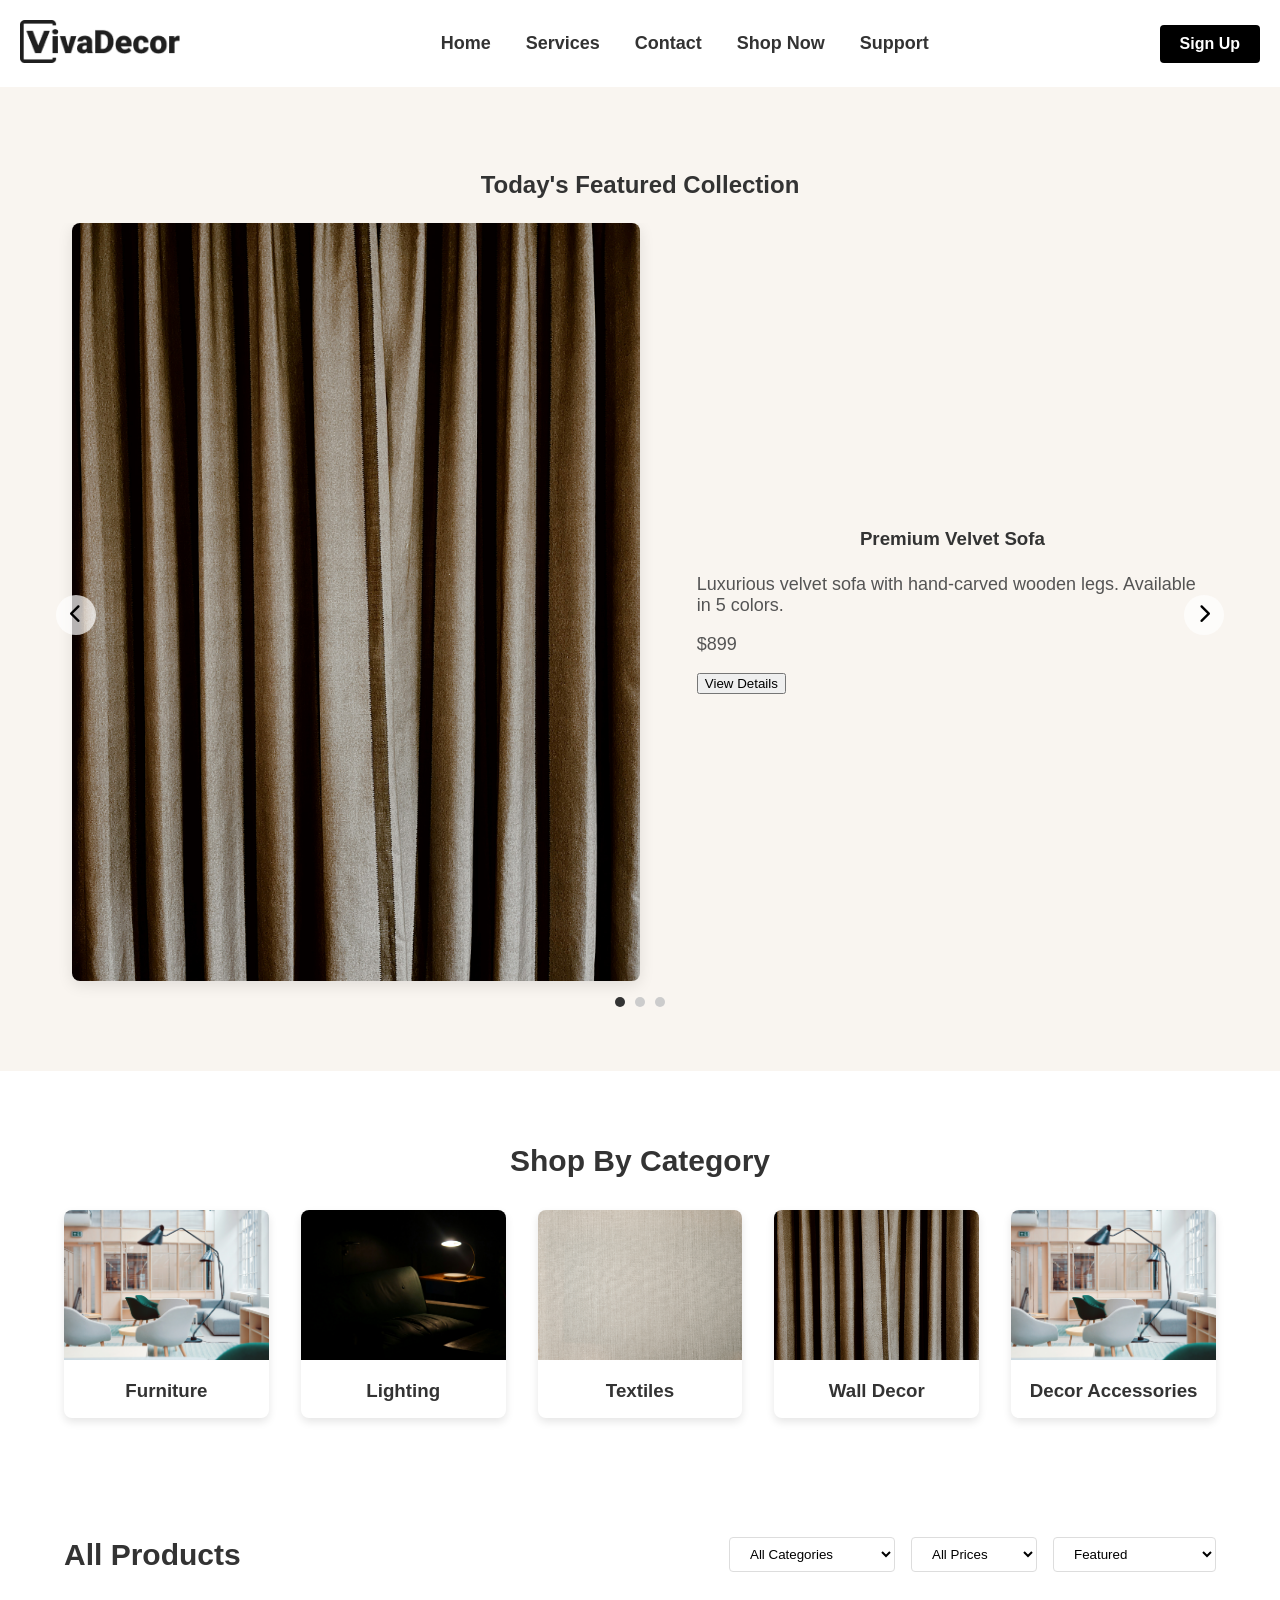
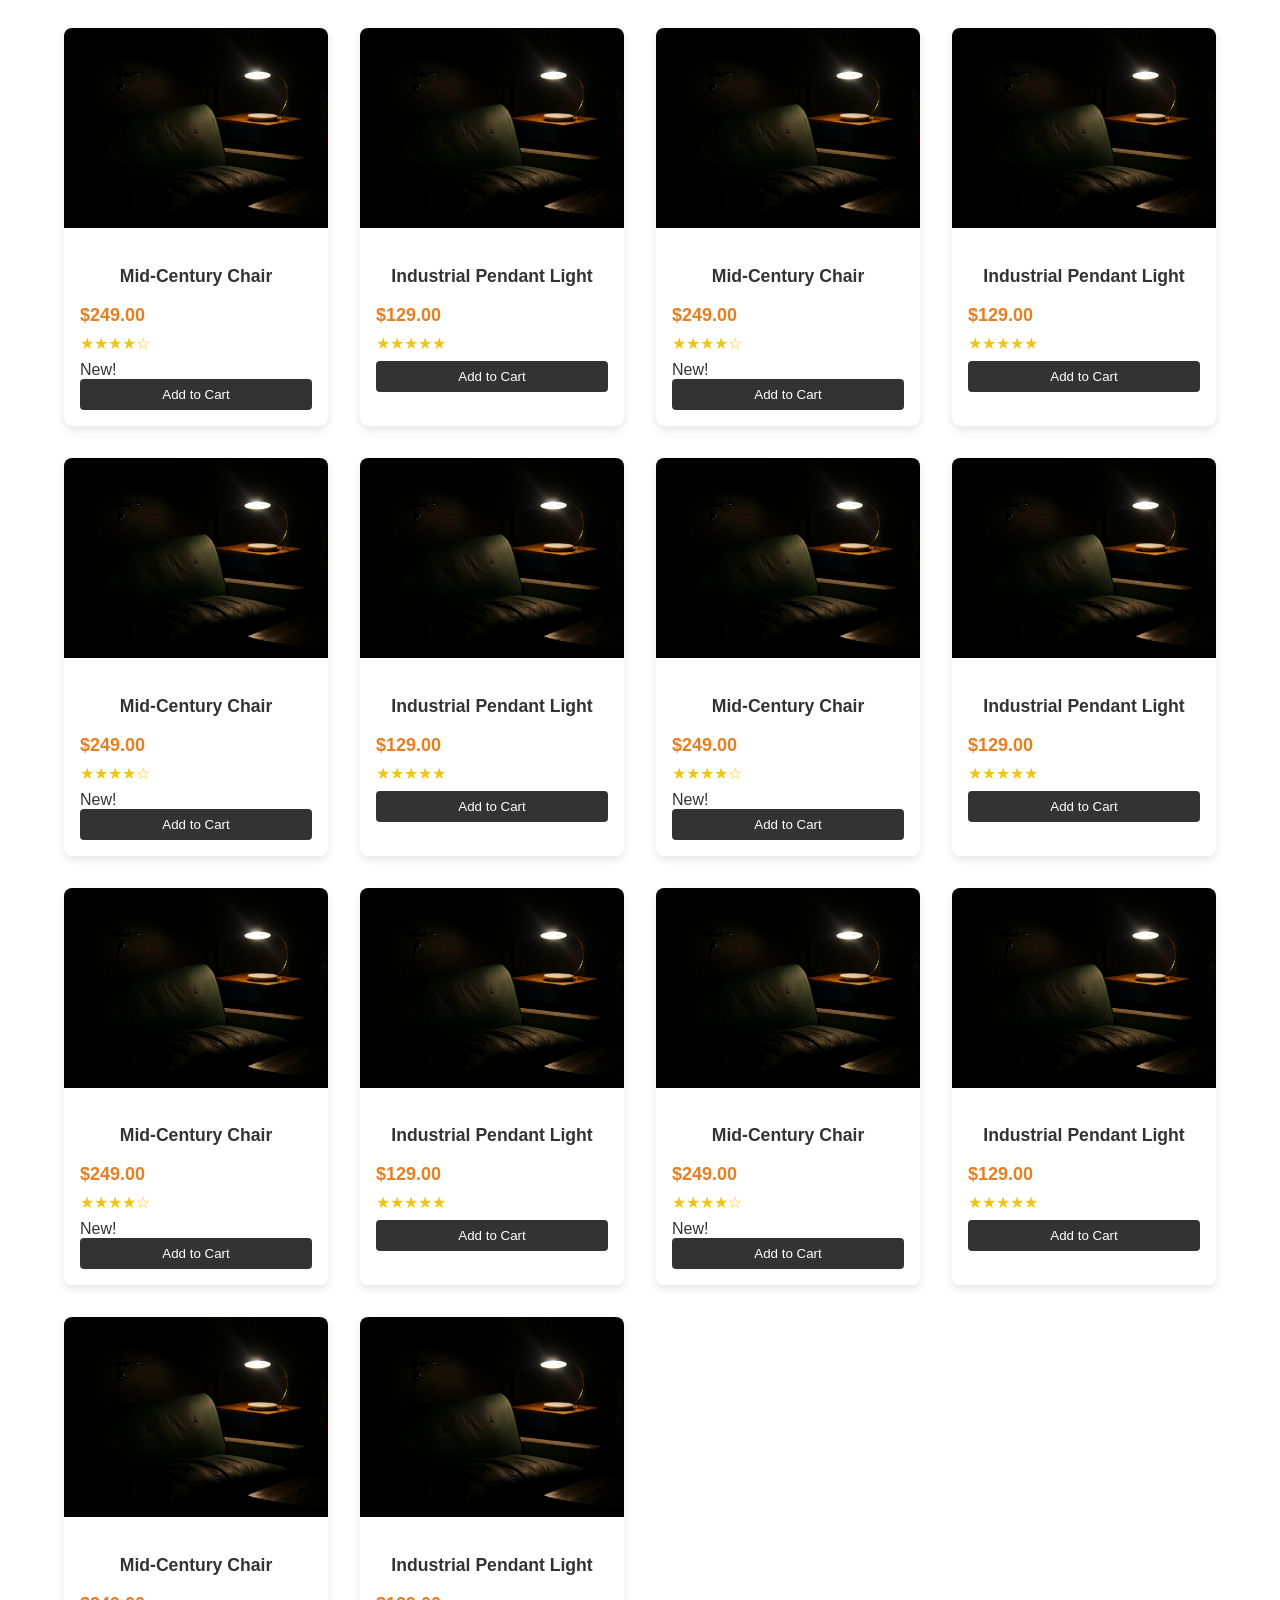
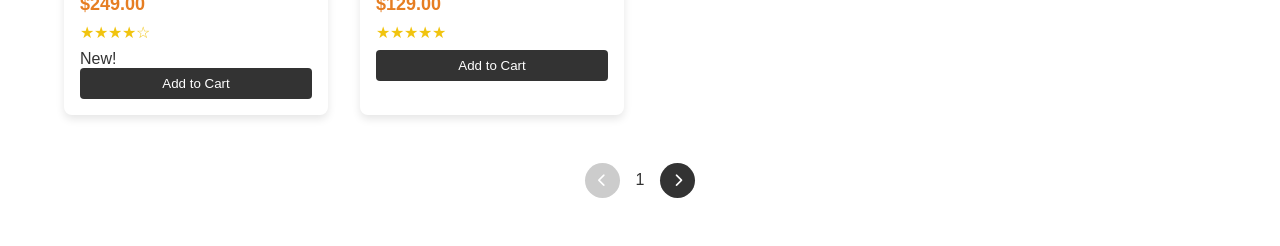
<file: shop.html>
<!DOCTYPE html>
<html lang="en">
  <head>
    <meta charset="UTF-8" />
    <meta name="viewport" content="width=device-width, initial-scale=1.0" />
    <title>Interior decor - Our Products</title>
    <link rel="stylesheet" href="./styles/products/products.css" />
    <link rel="stylesheet" href="./styles/style.css" />
    <link rel="stylesheet" href="./styles/hero.css" />
    <link rel="stylesheet" href="./styles/service.css" />
    <link rel="stylesheet" href="./styles/menu-bar.css" />
    <link rel="stylesheet" href="./styles/mobile-nav.css" />
    <link rel="stylesheet" href="./styles/steps.css" />
    <link rel="stylesheet" href="./styles/home-designs.css" />
    <link rel="stylesheet" href="./styles/testimonial.css" />
    <link rel="stylesheet" href="./styles/footer.css" />
    <!-- Font Awesome for icons -->
    <link
      rel="stylesheet"
      href="https://cdnjs.cloudflare.com/ajax/libs/font-awesome/6.4.0/css/all.min.css" />
  </head>
  <body>
    <!-- Navigation would go here -->
    <header class="header container" id="header">
      <div id="logo">
        <img src="./assets/Logo.png" alt="Logo" id="logo-img" />
      </div>
      <nav class="navigation_menu">
        <div class="flex-gap">
          <a href="#" class="nav_links">Home</a>
          <a href="#" class="nav_links">Services</a>
          <a href="#" class="nav_links">Contact</a>
          <a href="/shop.html" class="nav_links">Shop Now</a>
          <a href="#" class="nav_links">Support</a>
        </div>
      </nav>
      <button class="black-btn">Sign Up</button>
      <i class="fa-solid fa-bars" id="menu"></i>

      <!-- Mobile navigation-menu -->
      <div class="mobile_nav" id="mobile">
        <ul class="mobile_navigation-links">
          <li><a href="#" class="link">Home</a></li>
          <li><a href="#our-service" class="link">Services</a></li>
          <li><a href="#designs" class="link">Category</a></li>
          <li><a href="#testimony" class="link">Testimonial</a></li>
          <li>
            <a href="#" class="link">
              <button class="black-btn">Sign Up</button>
            </a>
          </li>
        </ul>
      </div>
    </header>
    <!-- Hero Carousel Section -->
    <section class="hero-carousel">
      <h1>Today's Featured Collection</h1>
      <div class="carousel-container">
        <div class="carousel-slide">
          <!-- Slides will be added dynamically with JavaScript -->
        </div>
        <button class="carousel-btn prev-btn">
          <i class="fas fa-chevron-left"></i>
        </button>
        <button class="carousel-btn next-btn">
          <i class="fas fa-chevron-right"></i>
        </button>
        <div class="carousel-indicators"></div>
      </div>
    </section>

    <!-- Categories Section -->
    <section class="categories-section">
      <h2>Shop By Category</h2>
      <div class="categories-grid">
        <!-- Categories will be added dynamically or statically -->
        <div class="category-card">
          <img src="./assets/product-heo.jpg" alt="Furniture" />
          <h3>Furniture</h3>
        </div>
        <div class="category-card">
          <img src="./assets/lighting.jpg" alt="Lighting" />
          <h3>Lighting</h3>
        </div>
        <div class="category-card">
          <img src="./assets/textile.jpg" alt="Textiles" />
          <h3>Textiles</h3>
        </div>
        <div class="category-card">
          <img src="./assets/curtain.jpg" alt="Wall Decor" />
          <h3>Wall Decor</h3>
        </div>
        <div class="category-card">
          <img src="./assets/product-heo.jpg" alt="Decor Accessories" />
          <h3>Decor Accessories</h3>
        </div>
      </div>
    </section>

    <!-- Products Section -->
    <section class="products-section">
      <div class="products-header">
        <h2>All Products</h2>
        <div class="filter-options">
          <select id="category-filter">
            <option value="all">All Categories</option>
            <option value="furniture">Furniture</option>
            <option value="lighting">Lighting</option>
            <option value="textiles">Textiles</option>
            <option value="wall-decor">Wall Decor</option>
            <option value="decor-accessories">Decor Accessories</option>
          </select>
          <select id="price-filter">
            <option value="all">All Prices</option>
            <option value="0-50">$0 - $50</option>
            <option value="50-100">$50 - $100</option>
            <option value="100-200">$100 - $200</option>
            <option value="200+">$200+</option>
          </select>
          <select id="sort-by">
            <option value="featured">Featured</option>
            <option value="price-low">Price: Low to High</option>
            <option value="price-high">Price: High to Low</option>
            <option value="newest">Newest</option>
          </select>
        </div>
      </div>
      <div class="products-grid">
        <!-- Products will be added dynamically with JavaScript -->
      </div>
      <div class="pagination">
        <button class="page-btn" disabled>
          <i class="fas fa-chevron-left"></i>
        </button>
        <span class="page-numbers">1</span>
        <button class="page-btn"><i class="fas fa-chevron-right"></i></button>
      </div>
    </section>

    <!-- Footer would go here -->

    <script src="./index.js"></script>
  </body>
</html>
</file>
<file: styles/products/products.css>
/* General Styles */
body {
  font-family: "Poppins", sans-serif;
  margin: 0;
  padding: 0;
  color: #333;
}

section {
  padding: 3rem 5%;
}

h1,
h2,
h3 {
  margin-bottom: 1.5rem;
  text-align: center;
}

/* Hero Carousel Styles */
.hero-carousel {
  background-color: #f9f5f0;
  padding: 4rem 0;
  position: relative;
}

.carousel-container {
  max-width: 1200px;
  margin: 0 auto;
  position: relative;
  overflow: hidden;
}

.carousel-slide {
  display: flex;
  transition: transform 0.5s ease;
}

.carousel-item {
  min-width: 100%;
  padding: 0 2rem;
  box-sizing: border-box;
  display: flex;
  align-items: center;
  justify-content: space-between;
}

.carousel-item img {
  width: 50%;
  border-radius: 8px;
  box-shadow: 0 4px 15px rgba(0, 0, 0, 0.1);
}

.carousel-item-content {
  width: 45%;
}

.carousel-btn {
  position: absolute;
  top: 50%;
  transform: translateY(-50%);
  background: rgba(255, 255, 255, 0.7);
  border: none;
  border-radius: 50%;
  width: 40px;
  height: 40px;
  font-size: 1.2rem;
  cursor: pointer;
  z-index: 10;
  transition: all 0.3s ease;
}

.carousel-btn:hover {
  background: white;
}

.prev-btn {
  left: 1rem;
}

.next-btn {
  right: 1rem;
}

.carousel-indicators {
  display: flex;
  justify-content: center;
  margin-top: 1rem;
}

.indicator {
  width: 10px;
  height: 10px;
  border-radius: 50%;
  background: #ccc;
  margin: 0 5px;
  cursor: pointer;
}

.indicator.active {
  background: #333;
}

/* Categories Section Styles */
.categories-grid {
  display: grid;
  grid-template-columns: repeat(auto-fill, minmax(200px, 1fr));
  gap: 2rem;
  margin-top: 2rem;
}

.category-card {
  border-radius: 8px;
  overflow: hidden;
  box-shadow: 0 4px 8px rgba(0, 0, 0, 0.1);
  transition: transform 0.3s ease;
  text-align: center;
  cursor: pointer;
}

.category-card:hover {
  transform: translateY(-5px);
}

.category-card img {
  width: 100%;
  height: 150px;
  object-fit: cover;
}

.category-card h3 {
  padding: 1rem;
  margin: 0;
}

/* Products Section Styles */
.products-header {
  display: flex;
  justify-content: space-between;
  align-items: center;
  margin-bottom: 2rem;
  flex-wrap: wrap;
}

.filter-options {
  display: flex;
  gap: 1rem;
  flex-wrap: wrap;
}

.filter-options select {
  padding: 0.5rem 1rem;
  border-radius: 4px;
  border: 1px solid #ddd;
  background-color: white;
}

.products-grid {
  display: grid;
  grid-template-columns: repeat(auto-fill, minmax(250px, 1fr));
  gap: 2rem;
}

.product-card {
  border-radius: 8px;
  overflow: hidden;
  box-shadow: 0 4px 8px rgba(0, 0, 0, 0.1);
  transition: all 0.3s ease;
}

.product-card:hover {
  transform: translateY(-5px);
  box-shadow: 0 6px 12px rgba(0, 0, 0, 0.15);
}

.product-image {
  width: 100%;
  height: 200px;
  object-fit: cover;
}

.product-info {
  padding: 1rem;
}

.product-title {
  font-size: 1.1rem;
  margin-bottom: 0.5rem;
}

.product-price {
  font-weight: bold;
  color: #e67e22;
  margin-bottom: 0.5rem;
}

.product-rating {
  color: #f1c40f;
  margin-bottom: 0.5rem;
}

.add-to-cart {
  width: 100%;
  padding: 0.5rem;
  background-color: #333;
  color: white;
  border: none;
  border-radius: 4px;
  cursor: pointer;
  transition: background-color 0.3s ease;
}

.add-to-cart:hover {
  background-color: #e67e22;
}

.pagination {
  display: flex;
  justify-content: center;
  align-items: center;
  margin-top: 3rem;
  gap: 1rem;
}

.page-btn {
  background: #333;
  color: white;
  border: none;
  width: 35px;
  height: 35px;
  border-radius: 50%;
  cursor: pointer;
  display: flex;
  align-items: center;
  justify-content: center;
}

.page-btn:disabled {
  background: #ccc;
  cursor: not-allowed;
}

.page-numbers {
  display: flex;
  gap: 0.5rem;
}

.page-numbers span {
  padding: 0.5rem 1rem;
  border-radius: 4px;
  cursor: pointer;
}

.page-numbers span.active {
  background: #333;
  color: white;
}

/* Responsive Styles */
@media (max-width: 768px) {
  section {
    padding: 2rem;
  }

  .carousel-item {
    flex-direction: column;
    text-align: center;
  }

  .carousel-item img,
  .carousel-item-content {
    width: 100%;
  }

  .carousel-item-content {
    margin-top: 1rem;
  }

  .products-header {
    flex-direction: column;
    align-items: flex-start;
    gap: 1rem;
  }

  .filter-options {
    width: 100%;
    flex-direction: column;
  }

  .filter-options select {
    width: 100%;
  }
}
</file>
<file: styles/style.css>
* {
  box-sizing: border-box;
}
:root {
  --size-xxs: 0.5rem;
  --size-xs: 0.75rem;
  --size-sm: 0.875rem;
  --size-base: 1rem;
  --size-lg: 1.125rem;
  --size-xl: 1.25rem;
  --size-2xl: 1.5rem;
  --size-3xl: 1.875rem;
  --size-4xl: 2.25rem;
  --size-5xl: 3rem;
  --size-6xl: 3.75rem;
  --size-7xl: 4.5rem;
  --size-8xl: 6rem;
  --size-9xl: 8rem;
  --size-10xl: 10rem;

  --clr-white: #fff;
  --clr-black: #000;
  --clr-gray-one: #bfbfbf;
  --clr-gray-two: #929292;
  --clr-gray-three: #6a6a6a;
  --clr-gray-four: #555555;
}
/* 
@media (min-width:475px) {
  
}
@media (min-width:640px) {
  
}
@media (min-width:768px) {
  
}
@media (min-width:1040px) {
  
}
@media (min-width:1240px) {
  
}
@media (min-width:1560px) {
  
} */
.container {
  padding-inline: 20px;
  padding-block: 20px;
}
body {
  width: 100vw;
  overflow-x: hidden;
  font-family: "Segoe UI", Tahoma, Geneva, Verdana, sans-serif;
  position: relative;
  box-sizing: border-box;
  margin: 0;
  gap: 40px;
  /*overflow: hidden;*/
}
a {
  list-style: none;
  color: inherit;
  text-decoration: none;
  transition: scale 0.5s;
}

a:hover {
  scale: 1.05;
}

h2 {
  font-size: 30px;
}
</file>
<file: styles/hero.css>
.hero{
  position: relative;
  display: flex;
  flex-direction: column;
  gap: 30px;

}

.hero_container{
  display: flex;
  justify-content: space-evenly;

}

.hero_container-one{
  align-items: center;
}
.hero_container-one div{
  flex: 1;

}
.hero_container-one div h2{
  font-size: var(--size-5xl);
  padding-block: 0;

}
.hero_container-two{
  position: relative;
}

.hero_container-two{
  gap: 20px;
}

.hero-two-content{
  display: flex;
  flex-direction: column;
  justify-content: space-around;
}

.hero p{
  color: #545454;
  font-size: 21px;
}
 


.all-count{
  display: flex;
  gap: 30px;
  margin-inline: auto;
}




.hero h2{
  font-size: 50px;
  font-weight: 700;
  padding: 0;
  line-height: 80px; 
}

#start{
  width: 170px;
  font-size: var(--size-xl);
}

 #arrow{
  background-color:  black;
  position: absolute;
  bottom: 0;
  right: 0;
  padding: 10px 20px;
  color: #fff;
  font-size: 60px;
  font-weight: 300; 
}


@media (min-width: 300px) {
  .hero_container{
    flex-direction: column;
    text-align: center;
    gap: 20px;
  }

  .hero_container-one div h2{
    margin-top: 0;
  }

  .hero_container p{
    margin-inline: auto;
    font-size: var(--size-base)
  }
  .hero_container img{
    width: 100%;
    object-fit: cover;
  }

  .count{
    text-align: center;
    display: flex;
    flex-direction: column;
    font-size: 25px;
    color: #545454;
  }
  .count >.count-detail{
    font-size: 16px;
  }

  .hero-two-content{
    gap: 20px;
  }

  #start{
    margin-inline: auto;
    width: 170px;
    font-size: var(--size-xl);
  }
  #arrow{
    font-size: 30px;
  }
  
}
/* @media (min-width:640px) {} */
@media (min-width: 768px) {  
}
@media (min-width:1040px) {
  .hero_container{
    flex-direction: row;
    text-align: start;
  }

  .hero_container p{
    margin-inline: 0;
    font-size: 21px;
  }

  .hero_container-two img{
    width: 100%;
  }

  .count{
    text-align: center;
    display: flex;
    flex-direction: column;
    font-size: 35px;
    color: #545454;
  }
  .count >.count-detail{
    font-size: 20px;
  }
}
/* @media (min-width:1240px) {} */
/* @media (min-width:1560px) {} */
</file>
<file: styles/service.css>
.red{
  display: flex;
  align-items: start;
  width: 70px;
  height: 100px;
}

.red img{
  width: 70px;
  height: fit-content;
  object-fit: contain;
}

#our-service{
  margin: 30px 0;
  display: flex;
  flex-direction: column;
  gap: 30px;    
}

#service-header{
  display: flex;
  align-items: center;
  gap: 10px;
}

#service-header hr{
  width: 120px;
  border: none;
  border-bottom: 3px solid black ;
}


.all_services{
  display: flex;
  flex-wrap: wrap;
  justify-content: space-between;

}

.service{
  display: flex;
  gap: 20px;
  align-items: start;
}

.service-ctn h4{
  font-size: 24px;
  padding: 0;
  margin: 0;
}
p{
  color: #545454;
  font-size: 18px;
}

.service-ctn{
  display: flex;
  flex-direction: column;
}

.service-ctn p{
  width: 280px;
}

@media (min-width: 300px) {
  .red{
    width: fit-content;
  }
  .red img{
    width: 40px;
  }
  .service{
    gap:10px;
  }
  .service-ctn h4{
    font-size: var(--size-lg)
  }

  .service-ctn p{
    width: 200px;
    font-size: var(--size-sm)
  }
}

@media (min-width: 780px){
  .red img{
    width: 70px;
  }

  .service-ctn h4{
    font-size: var(--size-2xl)
  }

  .service-ctn p{
    font-size: var(--size-lg)
  }


}
</file>
<file: styles/menu-bar.css>
.header {
  display: flex;
  justify-content: space-between;
  position: relative;
  align-items: center;
}

.navigation_menu {
  width: 550px;
  display: flex;
  justify-content: center;
  gap: 50px;
  font-size: var(--size-lg);
}

.navigation_menu a {
  font-weight: 600;
  margin-left: 30px;
  transition: text-decoration 0.8ms;
}

.navigation_menu a:hover {
  text-decoration: underline;
}
.black-btn {
  background-color: black;
  color: var(--clr-white);
  border: none;
  font-size: var(--size-base);
  font-weight: 600;
  border-radius: 4px;
  width: fit-content;
  padding: 10px 20px;
  transition: scale 0.8ms;
}

.black-btn:hover {
  scale: 1.01;
}

@media (min-width: 300px) {
  #logo-img {
    width: var(--size-9xl);
  }
  #menu {
    display: block;
  }
  .navigation_menu {
    display: none;
  }
  .black-btn {
    display: none;
  }
}

@media (min-width: 640px) {
  #logo-img {
    width: var(--size-10xl);
  }
}

@media (min-width: 768px) {
  #menu {
    display: none;
  }
  .navigation_menu {
    display: flex;
  }
  .black-btn {
    display: block;
  }
  #logo-img {
    width: var(--size-10xl);
  }
}
/* @media (min-width:1040px) {
  
} */

/* @media (min-width:1240px) {
  
} */

/* @media (min-width:1560px) {
  
} */
</file>
<file: styles/mobile-nav.css>
.mobile_nav {
  height: 100vh;
  width: 100%;
  top: 65px;
  left: 0;
  position: fixed;
  background-color: white;
  z-index: 10;
  overflow: hidden;
  justify-content: center;
  align-items: center;
  display: none;
}

.mobile_navigation-links {
  padding: 0;
  background-color: rgb(195, 154, 103);
  overflow: hidden;
  width: 100%;
  height: 100%;
  display: flex;
  gap: 20px;
  flex-direction: column;
  justify-content: center;
}

.mobile_navigation-links > li > a {
  font-size: var(--size-md);
  font-weight: bold;
  text-align: center;
  display: block;
}

ul {
  list-style-type: none;
}
</file>
<file: styles/steps.css>
#process{
  display: flex;
  gap: 20px;
  align-items: flex-start;
} 

#process-ctn{
  flex: 1;
  display: flex;
  flex-direction: column;
  gap: 30px;
}

#process-ctn h2{
  font-size: var(--size-2xl);
}

#all-process-ctn{
  display: flex;
  flex-direction: column;
  gap: 40px;
}

.each-process{
  display: flex;
  align-items: flex-start;
  gap: 20px;
}

.process-icon{
  display: flex;
  flex-direction: column;
  justify-content: center;
  gap: 20px;
  width: 10px;
}

.process-icon img{
  margin: auto;
  display: block;
}

.process-details h4{
  font-size: var(--size-lg);
}
.process-details{
  display: flex;
  flex-direction: column;

}
.process-details p{
  font-size: 24px;
  color: #545454;
}
#process-image{
  flex: 1;
  height: 80%;
}

#process-image img{
  width: 100%;
}

@media (min-width: 300px) {
  #process{
    flex-direction: column-reverse;
  }
  .each-process{
    gap: 30px;
  }
  
  .process-details p{
    font-size: var(--size-sm);
    color: #545454;
  }
}

@media (min-width: 780px){
  #process{
    flex-direction: row;
  }
  .process-details p{
    font-size: var(--size-lg);
    color: #545454;
  }
 
}
</file>
<file: styles/home-designs.css>
.design-category{
  display: flex;
  gap: 30px;
}


#design-category-ctn{
  flex: 1;
  display: flex;
  flex-direction: column;
  justify-content: space-evenly;
  height: 80%; 
}



#design-category-ctn h4{
  font-size: var(--size-2xl)
}
#design-category-ctn p{
  font-size: 24px;
  color: #545454;

}
.design{
  display: flex;
  flex-direction: column;
  gap: 10px;
}
.design > div{
  display: flex;
  justify-content: space-between;
  border-bottom: 1px solid #DADADA;
  padding-bottom: 30px;
}

.design span{
  font-size: 24px;
}

.plus{
  font-weight: 800;
}
#design-category-img{
  flex: 1;
  
}

#design-category-img img{
  width: 100%;
  height: 90%;
}


@media (min-width: 300px){
  .design-category{
    flex-direction: column;
  }

  #design-category-ctn{
    gap: 25px;
  }

  #design-category-ctn p{
    font-size: var(--size-sm)
  }

  .design span{
    font-size: var(--size-base);
  }
}


@media (min-width: 780px){
  .design-category{
    flex-direction: row;
  }
  .design-category h4{
    font-size: var(--size-5xl);
  }
  #design-category-ctn p{
    font-size: var(--size-lg)
  }

  .design span{
    font-size: var(--size-xl);
  }
}
</file>
<file: styles/testimonial.css>
.testimonial{
  position: relative;
}
.testimonies{
  bottom: 0;
  display: flex;
  align-items: flex-end;
  gap: 20px;
  left: 300px;
}

#testimonial-image, .testimony-ctn{
  flex: 1;
}

.testimonial h2{
  font-size: var(--size-2xl);
}
.testimony{
  color: white;
  background-color: black;
  padding: 20px;
  height: fit-content;
}

.testimony p{
  font-size: var(--size-base);
  color: #d5d4d4;
}
 
.container_image img{
  width: 100%;
}
.content-details{
  display: flex;
  align-items: center;
  gap: 40px;
}

.content-details-image{
  width: 100px;
  height: 100px;
  border-radius: 50%;
}

.content-details-image img{
  width: 100%;
  object-fit: cover;
  height: 100%;
  border-radius: 50%;
}
.user-details{
  display: flex;
  flex-direction: column;
}

#newsletter{
  width: 100%;
  text-align: center;
  display: flex;
  flex-direction: column;
  gap: 10px;
  margin: 40px auto;
}







#newsletter input{
  width: 100%;
  padding: 15px 40px;

   border: 1px solid rgba(128, 128, 128 );
  opacity: 0.9;
  border-radius: 5px;
  box-shadow: 2px 2px 2px #54545422;
}

#newsletter   button{
  position: absolute;
  bottom: 12%;
  right: 1%;
  background-color: #000;
  color: white;
  padding: 10px;
  border: none;
}



@media (min-width: 300px) {
  .testimonial {
    margin-top: 20px;
    display: flex;
    flex-direction: column;
    gap: 10px;
  }

  .testimonies{
    position: static;
    flex-direction: column;
  }

  #newsletter h2{
    margin: auto;
    font-size: 25px;
    width: 80%;
  }

  #newsletter p{
    font-size: 16px;
    width: 80%;
    margin: auto;
  }

  .testimony{
    width: 100%;
  }

  #newsletter div{
    width: 290px;
    position: relative;
    margin: auto;
  }
}

@media (min-width: 1024px) {
  .testimonial{
    flex-direction: row;
  }
  .testimonies{
    position: absolute;
    height:100%;
    left: 200px;
    flex-direction: row;
  }

  .testimony{
    width: 400px;
  }

  #newsletter  p{
    font-size: 18px;
    width: 50%;
    margin: auto;
  }

  #newsletter h2{
    font-size: 30px;
    width: 50%;
    margin: auto;
  }

  #newsletter div{
    width: 500px;
    position: relative;
    margin: auto;
  }
}

@media   (min-width: 1120px) {
 .testimonies{
   left: 300px;
 }
}
</file>
<file: styles/footer.css>
footer{
    background: #000;
    display: flex;
    padding: 30px;
    justify-content: space-between;
    font-size: 20px;

    #footer-one,
    #footer-two,
    #footer-three,
    #footer-four{
        display: flex;
        flex-direction: column;
        gap: 20px;


    }
    h5{
        font-size: 24px;
        margin: 0;
        font-weight: 700;
    }
    #socials{
        display: flex;
        gap: 10px;
        align-items: center;
    }
    .fa-twitter{
        background-color: #545454;
        padding: 5px;
        border-radius: 5px;
    }
    a {
        color: white;
        font-size: 15px;
        text-decoration: none;
    }
    #socials a{
        padding: 5px;
        border-radius: 5px;
    }
    #socials> :nth-child(3){
        background-color: transparent;
    }

}

@media (min-width: 300px){
    footer{
        flex-direction: column;
    }

    #footer-logo{
        width: 150px;
    }
}

@media (min-width: 800px){
    footer{
        flex-direction: row;
    }
}
</file>
